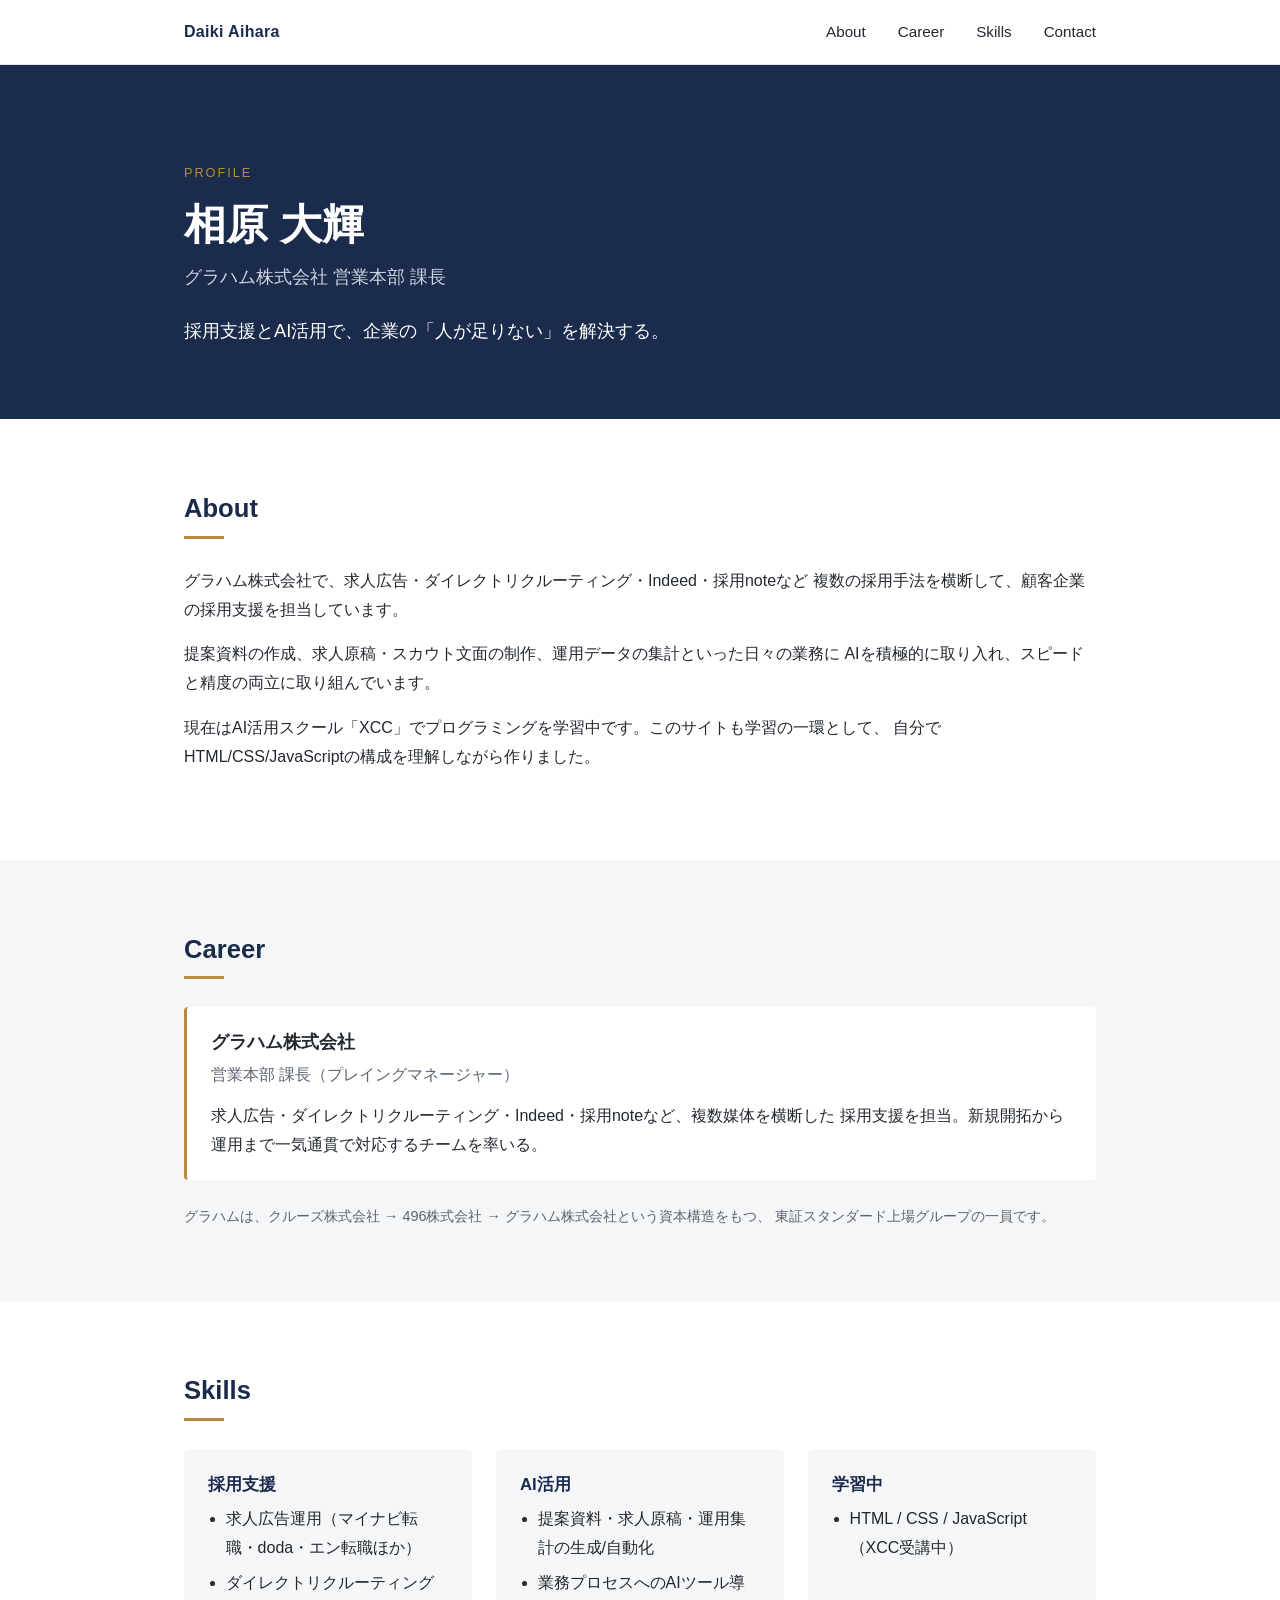
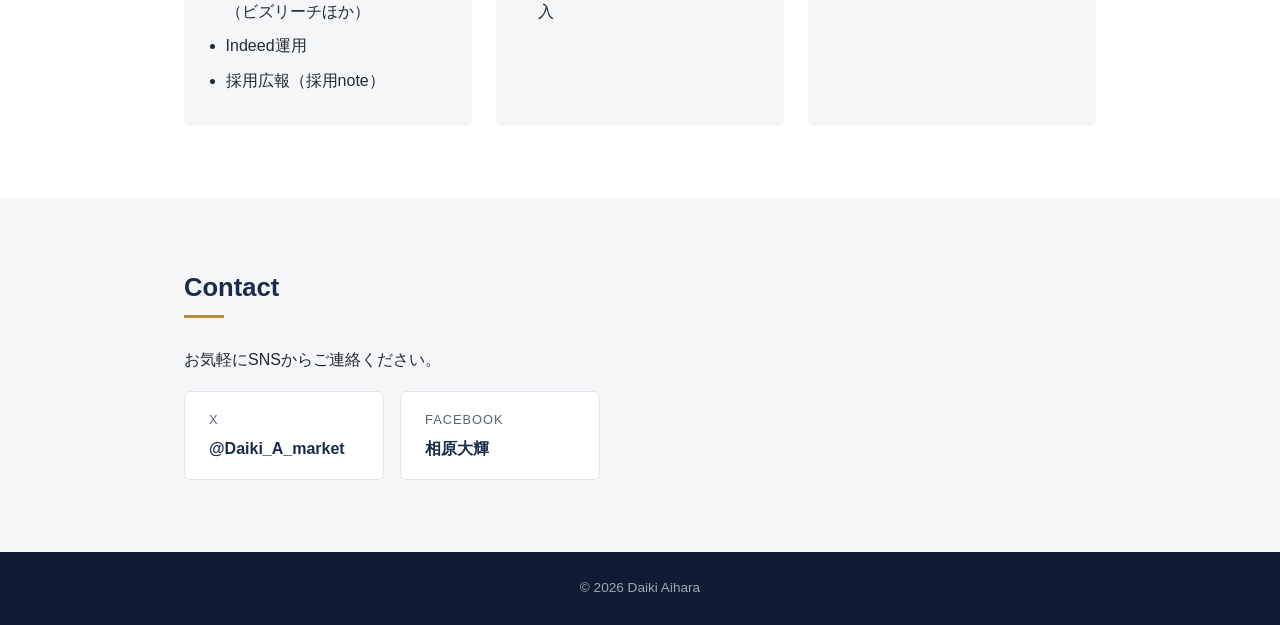
<file: index.html>
<!DOCTYPE html>
<html lang="ja">
<head>
<meta charset="UTF-8">
<meta name="viewport" content="width=device-width, initial-scale=1.0">
<title>相原大輝 | Profile</title>
<meta name="description" content="相原大輝（グラハム株式会社 営業本部 課長）のプロフィールサイト。採用支援の仕事とAI活用、XCCでのプログラミング学習について。">
<link rel="stylesheet" href="style.css">
</head>
<body>

<header class="site-header">
  <div class="container header-inner">
    <span class="logo">Daiki Aihara</span>
    <nav id="site-nav">
      <button id="nav-toggle" aria-label="メニューを開く" aria-expanded="false">
        <span></span><span></span><span></span>
      </button>
      <ul id="nav-list">
        <li><a href="#about">About</a></li>
        <li><a href="#career">Career</a></li>
        <li><a href="#skills">Skills</a></li>
        <li><a href="#contact">Contact</a></li>
      </ul>
    </nav>
  </div>
</header>

<main>

  <section id="hero" class="hero">
    <div class="container">
      <p class="hero-eyebrow">Profile</p>
      <h1>相原 大輝</h1>
      <p class="hero-role">グラハム株式会社 営業本部 課長</p>
      <p class="hero-tagline">採用支援とAI活用で、企業の「人が足りない」を解決する。</p>
    </div>
  </section>

  <section id="about" class="section">
    <div class="container">
      <h2>About</h2>
      <p>
        グラハム株式会社で、求人広告・ダイレクトリクルーティング・Indeed・採用noteなど
        複数の採用手法を横断して、顧客企業の採用支援を担当しています。
      </p>
      <p>
        提案資料の作成、求人原稿・スカウト文面の制作、運用データの集計といった日々の業務に
        AIを積極的に取り入れ、スピードと精度の両立に取り組んでいます。
      </p>
      <p>
        現在はAI活用スクール「XCC」でプログラミングを学習中です。このサイトも学習の一環として、
        自分でHTML/CSS/JavaScriptの構成を理解しながら作りました。
      </p>
    </div>
  </section>

  <section id="career" class="section section-alt">
    <div class="container">
      <h2>Career</h2>
      <ul class="career-list">
        <li class="career-item">
          <p class="career-org">グラハム株式会社</p>
          <p class="career-role">営業本部 課長（プレイングマネージャー）</p>
          <p class="career-desc">
            求人広告・ダイレクトリクルーティング・Indeed・採用noteなど、複数媒体を横断した
            採用支援を担当。新規開拓から運用まで一気通貫で対応するチームを率いる。
          </p>
        </li>
      </ul>
      <p class="career-note">
        グラハムは、クルーズ株式会社 → 496株式会社 → グラハム株式会社という資本構造をもつ、
        東証スタンダード上場グループの一員です。
      </p>
    </div>
  </section>

  <section id="skills" class="section">
    <div class="container">
      <h2>Skills</h2>
      <div class="skills-grid">
        <div class="skill-card">
          <h3>採用支援</h3>
          <ul>
            <li>求人広告運用（マイナビ転職・doda・エン転職ほか）</li>
            <li>ダイレクトリクルーティング（ビズリーチほか）</li>
            <li>Indeed運用</li>
            <li>採用広報（採用note）</li>
          </ul>
        </div>
        <div class="skill-card">
          <h3>AI活用</h3>
          <ul>
            <li>提案資料・求人原稿・運用集計の生成/自動化</li>
            <li>業務プロセスへのAIツール導入</li>
          </ul>
        </div>
        <div class="skill-card">
          <h3>学習中</h3>
          <ul>
            <li>HTML / CSS / JavaScript（XCC受講中）</li>
          </ul>
        </div>
      </div>
    </div>
  </section>

  <section id="contact" class="section section-alt">
    <div class="container">
      <h2>Contact</h2>
      <p>お気軽にSNSからご連絡ください。</p>
      <div class="contact-links">
        <a class="contact-link" href="https://x.com/Daiki_A_market" target="_blank" rel="noopener">
          <span class="contact-label">X</span>
          <span class="contact-value">@Daiki_A_market</span>
        </a>
        <a class="contact-link" href="https://www.facebook.com/profile.php?id=100077828581338" target="_blank" rel="noopener">
          <span class="contact-label">Facebook</span>
          <span class="contact-value">相原大輝</span>
        </a>
      </div>
    </div>
  </section>

</main>

<footer class="site-footer">
  <div class="container">
    <p>&copy; 2026 Daiki Aihara</p>
  </div>
</footer>

<script src="script.js"></script>
</body>
</html>
</file>
<file: style.css>
:root {
  --color-navy: #1a2b4c;
  --color-navy-dark: #101c33;
  --color-accent: #b98b3e;
  --color-bg: #ffffff;
  --color-bg-alt: #f5f6f8;
  --color-text: #222831;
  --color-text-muted: #5a6472;
  --max-width: 960px;
}

* {
  box-sizing: border-box;
}

body {
  margin: 0;
  font-family: -apple-system, BlinkMacSystemFont, "Segoe UI", "Hiragino Kaku Gothic ProN",
    "Hiragino Sans", "Yu Gothic", Meiryo, sans-serif;
  color: var(--color-text);
  background: var(--color-bg);
  line-height: 1.8;
}

h1, h2, h3 {
  font-weight: 700;
  line-height: 1.4;
  margin: 0 0 0.5em;
}

p {
  margin: 0 0 1em;
}

a {
  color: var(--color-navy);
}

.container {
  max-width: var(--max-width);
  margin: 0 auto;
  padding: 0 24px;
}

/* Header */

.site-header {
  position: sticky;
  top: 0;
  background: var(--color-bg);
  border-bottom: 1px solid #e5e7eb;
  z-index: 100;
}

.header-inner {
  display: flex;
  align-items: center;
  justify-content: space-between;
  height: 64px;
}

.logo {
  font-weight: 700;
  letter-spacing: 0.02em;
  color: var(--color-navy);
}

#nav-list {
  list-style: none;
  display: flex;
  gap: 32px;
  margin: 0;
  padding: 0;
}

#nav-list a {
  text-decoration: none;
  color: var(--color-text);
  font-size: 0.95rem;
}

#nav-list a:hover {
  color: var(--color-navy);
}

#nav-toggle {
  display: none;
  flex-direction: column;
  justify-content: center;
  gap: 5px;
  width: 32px;
  height: 32px;
  background: none;
  border: none;
  cursor: pointer;
  padding: 0;
}

#nav-toggle span {
  display: block;
  height: 2px;
  width: 100%;
  background: var(--color-navy);
}

/* Hero */

.hero {
  background: var(--color-navy);
  color: #fff;
  padding: 96px 0 72px;
}

.hero-eyebrow {
  text-transform: uppercase;
  letter-spacing: 0.15em;
  font-size: 0.8rem;
  color: var(--color-accent);
  margin-bottom: 12px;
}

.hero h1 {
  font-size: 2.6rem;
  margin-bottom: 8px;
}

.hero-role {
  font-size: 1.1rem;
  color: #cdd4e0;
  margin-bottom: 20px;
}

.hero-tagline {
  font-size: 1.15rem;
  max-width: 520px;
  margin-bottom: 0;
}

/* Sections */

.section {
  padding: 72px 0;
}

.section-alt {
  background: var(--color-bg-alt);
}

.section h2 {
  font-size: 1.6rem;
  color: var(--color-navy);
  margin-bottom: 28px;
  position: relative;
  padding-bottom: 12px;
}

.section h2::after {
  content: "";
  position: absolute;
  left: 0;
  bottom: 0;
  width: 40px;
  height: 3px;
  background: var(--color-accent);
}

/* Career */

.career-list {
  list-style: none;
  margin: 0 0 24px;
  padding: 0;
}

.career-item {
  background: var(--color-bg);
  border-left: 3px solid var(--color-accent);
  padding: 20px 24px;
  border-radius: 4px;
}

.career-org {
  font-weight: 700;
  font-size: 1.1rem;
  margin-bottom: 2px;
}

.career-role {
  color: var(--color-text-muted);
  margin-bottom: 12px;
}

.career-desc {
  margin-bottom: 0;
}

.career-note {
  font-size: 0.9rem;
  color: var(--color-text-muted);
  margin-bottom: 0;
}

/* Skills */

.skills-grid {
  display: grid;
  grid-template-columns: repeat(3, 1fr);
  gap: 24px;
}

.skill-card {
  background: var(--color-bg-alt);
  border-radius: 6px;
  padding: 24px;
}

.skill-card h3 {
  font-size: 1.05rem;
  color: var(--color-navy);
}

.skill-card ul {
  margin: 0;
  padding-left: 1.1em;
}

.skill-card li {
  margin-bottom: 6px;
}

/* Contact */

.contact-links {
  display: flex;
  gap: 16px;
  flex-wrap: wrap;
}

.contact-link {
  display: flex;
  flex-direction: column;
  gap: 4px;
  background: var(--color-bg);
  border: 1px solid #e0e3e8;
  border-radius: 6px;
  padding: 16px 24px;
  text-decoration: none;
  min-width: 200px;
  transition: border-color 0.15s ease, box-shadow 0.15s ease;
}

.contact-link:hover {
  border-color: var(--color-accent);
  box-shadow: 0 2px 8px rgba(0, 0, 0, 0.06);
}

.contact-label {
  font-size: 0.8rem;
  text-transform: uppercase;
  letter-spacing: 0.08em;
  color: var(--color-text-muted);
}

.contact-value {
  font-weight: 700;
  color: var(--color-navy);
}

/* Footer */

.site-footer {
  background: var(--color-navy-dark);
  color: #9aa5b8;
  padding: 24px 0;
  text-align: center;
  font-size: 0.85rem;
}

.site-footer p {
  margin: 0;
}

/* Responsive */

@media (max-width: 720px) {
  #nav-toggle {
    display: flex;
  }

  #nav-list {
    position: absolute;
    top: 64px;
    left: 0;
    right: 0;
    flex-direction: column;
    background: var(--color-bg);
    border-bottom: 1px solid #e5e7eb;
    padding: 16px 24px;
    gap: 16px;
    display: none;
  }

  #nav-list.open {
    display: flex;
  }

  .hero {
    padding: 72px 0 56px;
  }

  .hero h1 {
    font-size: 2rem;
  }

  .skills-grid {
    grid-template-columns: 1fr;
  }

  .section {
    padding: 56px 0;
  }
}
</file>
